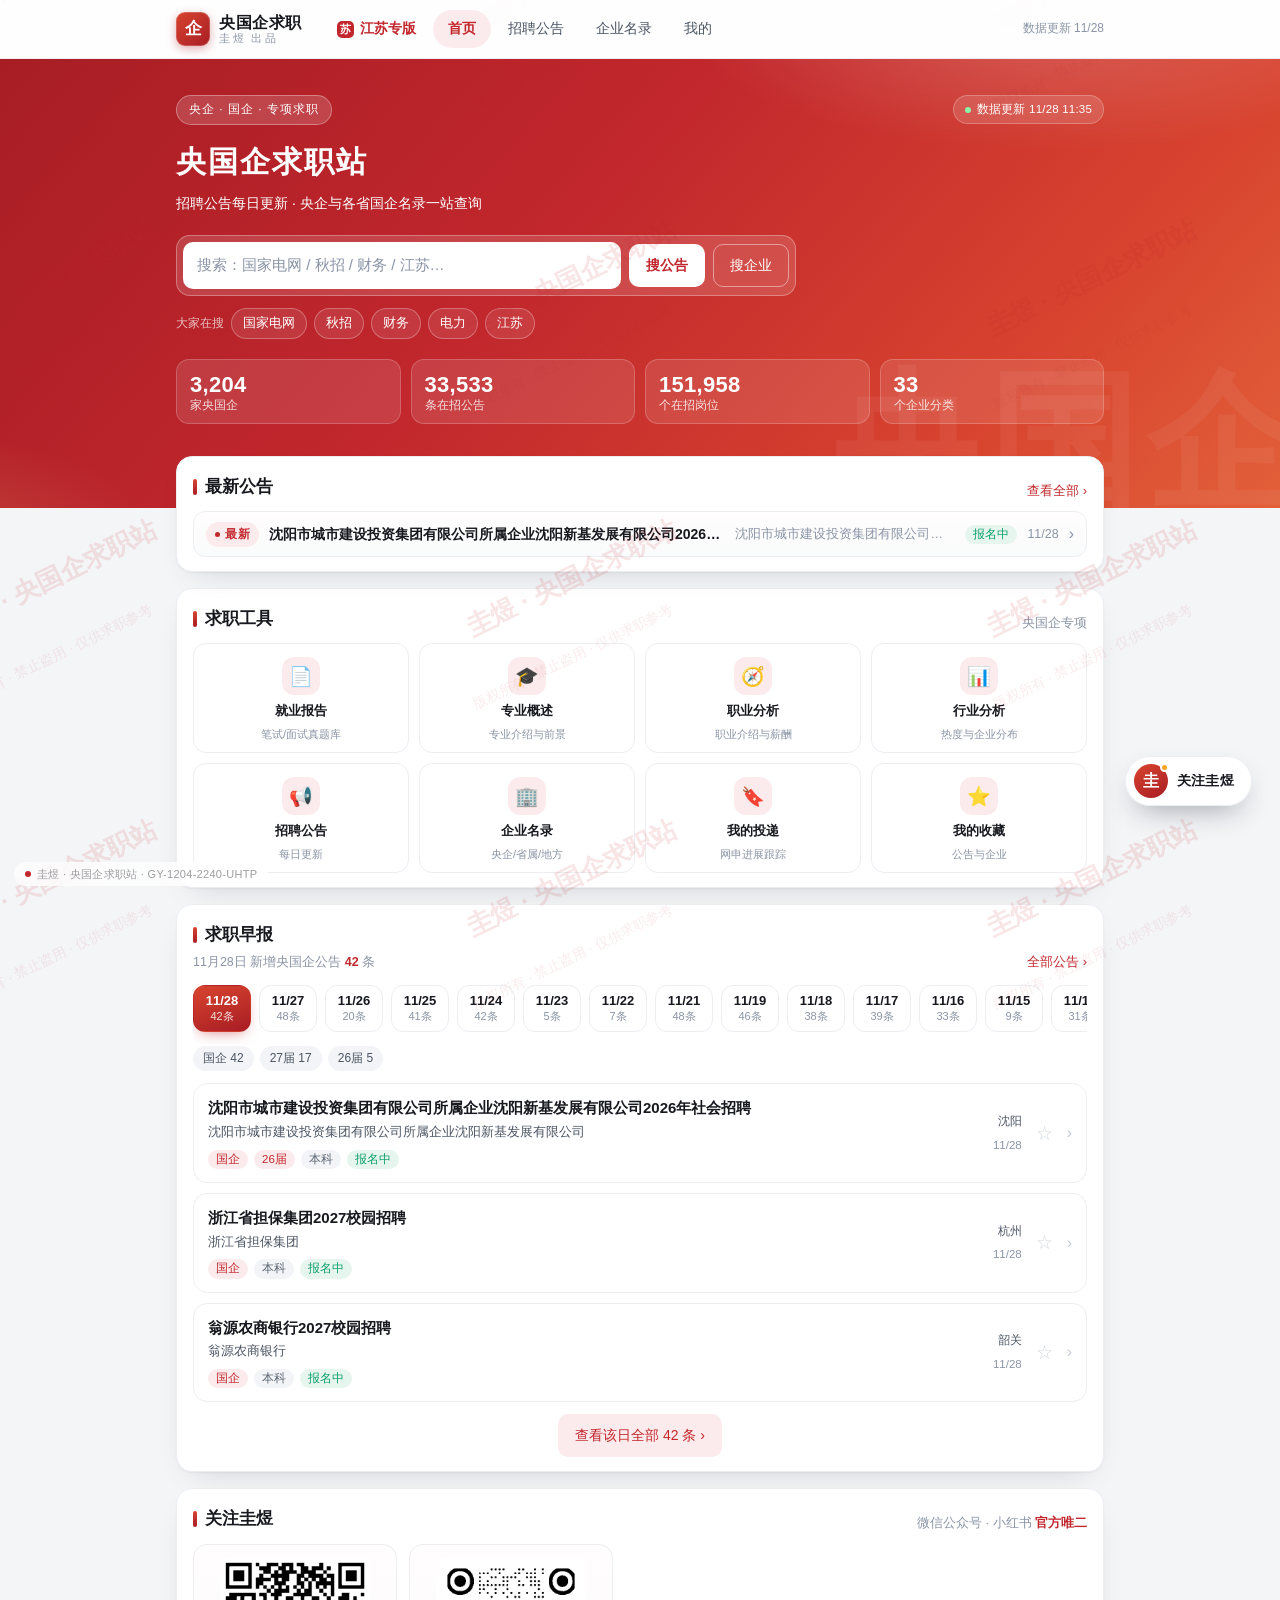
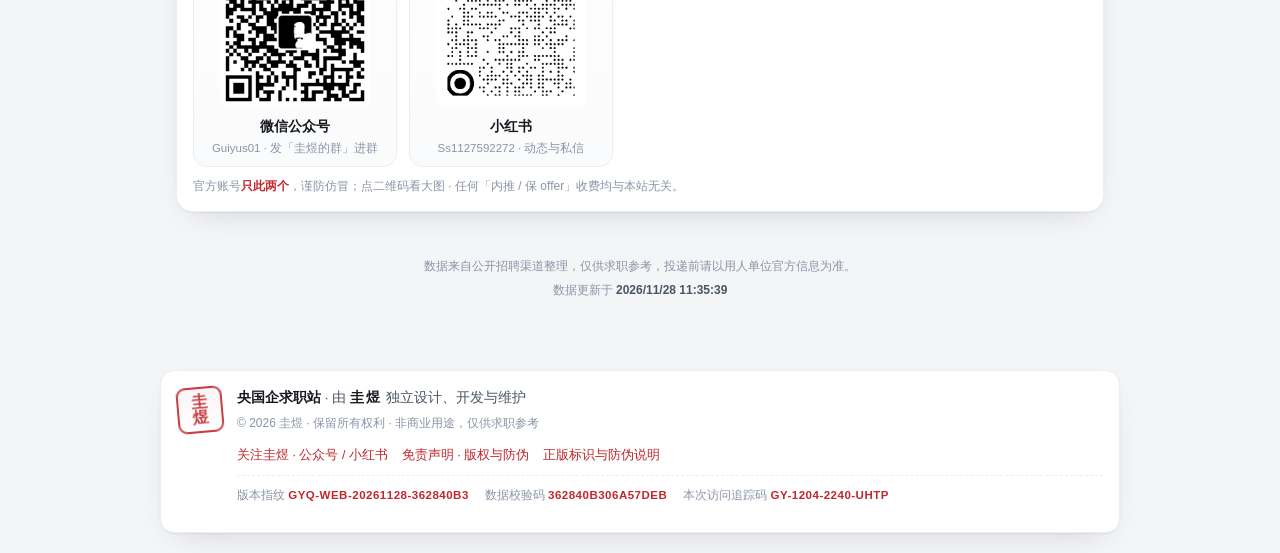
<file: index.html>
<!doctype html>
<html lang="zh-CN">
<head>
<meta charset="utf-8" />
<meta name="viewport" content="width=device-width, initial-scale=1, viewport-fit=cover" />
<title>央国企求职站（圭煜）· 央企/国企招聘公告与企业名录</title>
<meta name="description" content="央国企专项求职平台：央企、省属国企、市属国企招聘公告每日更新，央企与各省国企名录一站查询。" />
<meta name="author" content="圭煜" />
<meta name="copyright" content="© 2026 圭煜 · 保留所有权利 · 未经授权禁止转载 / 售卖 / 商用" />
<link rel="icon" href="data:image/svg+xml,%3Csvg xmlns='http://www.w3.org/2000/svg' viewBox='0 0 64 64'%3E%3Crect width='64' height='64' rx='14' fill='%23C1272D'/%3E%3Ctext x='32' y='43' font-size='32' text-anchor='middle' fill='white' font-family='sans-serif'%3E央%3C/text%3E%3C/svg%3E" />
<link rel="stylesheet" href="./style.css?v=20261128-1935" />
</head>
<body>
<div class="loadbar" id="loadbar" aria-hidden="true"><i></i></div>

<header class="topbar">
  <div class="topbar-inner">
    <a class="brand" href="#/home">
      <span class="brand-logo">企</span>
      <span class="brand-text"><b>央国企求职</b><small>圭煜 出品</small></span>
    </a>
    <nav class="topnav">
      <a class="nav-js" href="https://sgshome1.github.io/jiangsu-soe/" target="_blank" rel="noopener" title="江苏专版：江苏十三市央国企名录"><i>苏</i>江苏专版</a>
      <a href="#/home" data-nav="home">首页</a>
      <a href="#/notices" data-nav="notices">招聘公告</a>
      <a href="#/companies" data-nav="companies">企业名录</a>
      <a href="#/mine" data-nav="mine">我的</a>
    </nav>
    <div class="topbar-meta" id="topbarMeta"></div>
  </div>
</header>

<main id="view" class="view"></main>

<footer class="sitefoot">
  <div class="sf-inner">
    <div class="sf-seal" aria-hidden="true"><span>圭</span><span>煜</span></div>
    <div class="sf-main">
      <div class="sf-line"><b>央国企求职站</b> · 由 <b class="sf-author">圭煜</b> 独立设计、开发与维护</div>
      <div class="sf-sub">© <span id="sfYear">2026</span> 圭煜 · 保留所有权利 · 非商业用途，仅供求职参考</div>
      <div class="sf-links">
        <a href="#/follow">关注圭煜 · 公众号 / 小红书</a>
        <a href="#/legal">免责声明 · 版权与防伪</a>
        <a href="#/legal?sec=mark">正版标识与防伪说明</a>
      </div>
      <div class="sf-fpbox">
        <span>版本指纹 <b id="sfFp">—</b></span>
        <span>数据校验码 <b id="sfDh">—</b></span>
        <span>本次访问追踪码 <b id="sfTr">—</b></span>
      </div>
      <div class="sf-stats">
        <span id="busuanzi_container_site_pv" style="display:none">本站访问 <b id="busuanzi_value_site_pv"></b> 次</span>
        <span id="busuanzi_container_site_uv" style="display:none">访客 <b id="busuanzi_value_site_uv"></b> 人</span>
      </div>
    </div>
  </div>
</footer>

<div class="trace" id="trace" aria-hidden="true">圭煜 · 央国企求职站</div>

<nav class="tabbar">
  <a href="#/home" data-nav="home">
    <svg viewBox="0 0 24 24" fill="none" stroke="currentColor" stroke-width="1.8" stroke-linecap="round" stroke-linejoin="round"><path d="M3 10.8 12 3.4l9 7.4"/><path d="M5.6 9.6V20a1 1 0 0 0 1 1h10.8a1 1 0 0 0 1-1V9.6"/><path d="M9.8 21v-6h4.4v6"/></svg>
    <span>首页</span>
  </a>
  <a href="#/notices" data-nav="notices">
    <svg viewBox="0 0 24 24" fill="none" stroke="currentColor" stroke-width="1.8" stroke-linecap="round" stroke-linejoin="round"><rect x="4.5" y="3" width="15" height="18" rx="2.5"/><path d="M8.5 8h7M8.5 12h7M8.5 16h4.5"/></svg>
    <span>招聘公告</span>
  </a>
  <a href="#/companies" data-nav="companies">
    <svg viewBox="0 0 24 24" fill="none" stroke="currentColor" stroke-width="1.8" stroke-linecap="round" stroke-linejoin="round"><path d="M4 21V6.5L10.5 3v18"/><path d="M10.5 21H20V9.5h-9.5"/><path d="M6.8 9.5h1.2M6.8 13h1.2M6.8 16.5h1.2M13.8 13h1.4M13.8 16.5h1.4"/><path d="M2.5 21h19"/></svg>
    <span>企业名录</span>
  </a>
  <a href="#/mine" data-nav="mine">
    <svg viewBox="0 0 24 24" fill="none" stroke="currentColor" stroke-width="1.8" stroke-linecap="round" stroke-linejoin="round"><circle cx="12" cy="8.2" r="3.7"/><path d="M4.5 20.5c1.3-3.8 4.2-5.7 7.5-5.7s6.2 1.9 7.5 5.7"/></svg>
    <span>我的</span>
  </a>
  <a class="nav-js" href="https://sgshome1.github.io/jiangsu-soe/" target="_blank" rel="noopener" title="江苏专版：江苏十三市央国企名录">
    <svg viewBox="0 0 24 24" fill="none" stroke="currentColor" stroke-width="1.8" stroke-linecap="round" stroke-linejoin="round"><path d="M9.5 4.2 4.5 6v13.8l5-1.8 5 1.8 5-1.8V4.2l-5 1.8-5-1.8z"/><path d="M9.5 4.2v13.8M14.5 6v13.8"/></svg>
    <span>江苏专版</span>
  </a>
</nav>

<button class="totop" id="toTop" aria-label="回到顶部" title="回到顶部">↑</button>
<button class="follow-fab" data-act="openFollow" aria-label="关注圭煜" title="关注圭煜">
  <span class="ff-seal">圭<i></i></span>
  <span class="ff-txt">关注圭煜</span>
</button>

<div id="overlay" class="overlay" hidden><div class="sheet" id="sheet"></div></div>
<div id="toast" class="toast"></div>

<script src="./static-api.js?v=20261128-1935"></script>
<script src="./app.js?v=20261128-1935"></script>
<script>
/* 访问统计（不蒜子）：只在正式域名加载；本地预览 / 离线副本不统计 */
(function(){ if(/\.github\.io$/i.test(location.hostname)){ var s=document.createElement("script"); s.src="https://busuanzi.ibruce.info/busuanzi/2.3/busuanzi.pure.mini.js"; s.async=true; document.body.appendChild(s); } })();
</script>
</body>
</html>
</file>
<file: style.css>
/* 央国企求职站 · 样式 */
:root{
  --red:#C1272D; --red-d:#A31F24; --red-l:#FCEBEC; --red-l2:#F7D8DA;
  --gold:#B7791F; --gold-bg:#FDF3E2; --gold-line:#F3E2C2;
  --ink:#17191F; --ink-2:#4B5563; --ink-3:#8A94A6;
  --bg:#F4F5F7; --card:#FFFFFF; --line:#ECEEF2;
  --ok:#0E9F6E; --ok-bg:#E6F6EF; --warn:#D97706; --warn-bg:#FDF0DF; --gray-bg:#F2F4F7;
  --shadow:0 1px 2px rgba(16,24,40,.05), 0 12px 32px -18px rgba(16,24,40,.22);
  --r:16px;
  --font:-apple-system,BlinkMacSystemFont,"Segoe UI","PingFang SC","Hiragino Sans GB","Microsoft YaHei","Noto Sans CJK SC",sans-serif;
}
*{box-sizing:border-box}
html{scroll-behavior:smooth}
body{margin:0;font:15px/1.65 var(--font);color:var(--ink);background:var(--bg);-webkit-font-smoothing:antialiased}
/* 全站平铺水印：名字打头、极淡底纹并缓慢漂移（截图/转发后仍可识别来源，也更难被抹掉） */
body::before{content:"";position:fixed;inset:-16%;z-index:5;pointer-events:none;background-image:url("data:image/svg+xml,%3Csvg%20xmlns%3D'http%3A%2F%2Fwww.w3.org%2F2000%2Fsvg'%20width%3D'520'%20height%3D'300'%3E%3Cg%20font-family%3D'sans-serif'%20text-anchor%3D'middle'%3E%3Ctext%20x%3D'260'%20y%3D'130'%20font-size%3D'26'%20font-weight%3D'700'%20fill%3D'%23C1272D'%20fill-opacity%3D'0.15'%20transform%3D'rotate(-26%20260%20130)'%3E%E5%9C%AD%E7%85%9C%20%C2%B7%20%E5%A4%AE%E5%9B%BD%E4%BC%81%E6%B1%82%E8%81%8C%E7%AB%99%3C%2Ftext%3E%3Ctext%20x%3D'260'%20y%3D'205'%20font-size%3D'14'%20fill%3D'%23C1272D'%20fill-opacity%3D'0.11'%20transform%3D'rotate(-26%20260%20205)'%3E%E7%89%88%E6%9D%83%E6%89%80%E6%9C%89%20%C2%B7%20%E7%A6%81%E6%AD%A2%E7%9B%97%E7%94%A8%20%C2%B7%20%E4%BB%85%E4%BE%9B%E6%B1%82%E8%81%8C%E5%8F%82%E8%80%83%3C%2Ftext%3E%3C%2Fg%3E%3C%2Fsvg%3E");background-repeat:repeat;opacity:.8;will-change:transform;animation:wmDrift 96s linear infinite}
@keyframes wmDrift{from{transform:translate3d(0,0,0)}to{transform:translate3d(520px,300px,0)}}
@media(max-width:759px){body::before{opacity:.6;animation-duration:150s}}}

body.locked{overflow:hidden}
a{color:inherit;text-decoration:none}
button{font:inherit;color:inherit;background:none;border:0;padding:0;cursor:pointer}
input{font:inherit}
h1,h2,h3,p{margin:0}
.wrap{max-width:960px;margin:0 auto;padding:0 16px;width:100%}
.view{min-height:60vh}
.red{color:var(--red)}
.muted{color:var(--ink-3)}
@media(max-width:759px){ body{padding-bottom:72px} }

/* ---------- 顶栏 ---------- */
.topbar{position:sticky;top:0;z-index:60;background:rgba(255,255,255,.88);backdrop-filter:blur(14px);-webkit-backdrop-filter:blur(14px);border-bottom:1px solid var(--line)}
.topbar-inner{max-width:960px;margin:0 auto;padding:0 16px;height:58px;display:flex;align-items:center;gap:14px}
.brand{display:flex;align-items:center;gap:9px;flex:0 0 auto}
.brand-logo{width:34px;height:34px;border-radius:9px;background:linear-gradient(135deg,#D8442F,#A81D24);color:#fff;display:grid;place-items:center;font-weight:700;font-size:17px;box-shadow:0 3px 10px rgba(176,31,36,.35), inset 0 0 0 1px rgba(255,255,255,.2)}
.brand-text{display:flex;flex-direction:column;line-height:1.15}
.brand-text b{font-size:16px;letter-spacing:.5px}
.brand-text small{font-size:10.5px;color:var(--ink-3);letter-spacing:2.5px}
.topnav{display:none}
.topnav a{padding:7px 15px;border-radius:999px;font-size:14px;color:var(--ink-2);transition:.15s}
.topnav a:hover{color:var(--ink)}
.topnav a.on{background:var(--red-l);color:var(--red);font-weight:600}
.topnav a.nav-js{display:inline-flex;align-items:center;gap:6px;color:var(--red);font-weight:600}
.topnav a.nav-js:hover{color:var(--red);background:var(--red-l)}
.topnav a.nav-js i{font-style:normal;display:inline-flex;align-items:center;justify-content:center;width:17px;height:17px;border-radius:5px;background:var(--red);color:#fff;font-size:10.5px;font-weight:600;line-height:1;flex:none}
.topbar-meta{margin-left:auto;font-size:12px;color:var(--ink-3);display:none}
@media(min-width:760px){ .topnav{display:flex;gap:2px;margin-left:6px} }
@media(min-width:980px){ .topbar-meta{display:block} }

/* ---------- 底部标签栏（手机） ---------- */
.tabbar{position:fixed;left:0;right:0;bottom:0;z-index:70;display:flex;background:rgba(255,255,255,.95);backdrop-filter:blur(14px);-webkit-backdrop-filter:blur(14px);border-top:1px solid var(--line);padding:5px 8px calc(5px + env(safe-area-inset-bottom));transition:transform .25s ease}
.tabbar a{flex:1;display:flex;flex-direction:column;align-items:center;gap:1px;color:var(--ink-3);font-size:11px;padding:4px 0;border-radius:12px}
.tabbar a svg{width:22px;height:22px}
.tabbar a.on{color:var(--red)}
@media(min-width:760px){ .tabbar{display:none} }

/* ---------- 按钮/通用 ---------- */
.btn{display:inline-flex;align-items:center;justify-content:center;gap:6px;border-radius:10px;padding:9px 16px;font-size:14px;font-weight:500;border:1px solid transparent;transition:.15s;white-space:nowrap}
.btn.primary{background:var(--red);color:#fff}
.btn.primary:hover{background:var(--red-d)}
.btn.ghost{background:#fff;border-color:var(--line);color:var(--ink-2)}
.btn.ghost:hover{border-color:var(--red-l2);color:var(--red)}
.btn.warm{background:var(--red-l);color:var(--red)}
.btn.warm:hover{background:var(--red-l2)}
.btn.sm{padding:6px 12px;font-size:13px;border-radius:9px}
.grow{flex:1}
.link{color:var(--red);font-size:13px;font-weight:500}
.link:hover{text-decoration:underline}

/* ---------- 首页 Hero ---------- */
.hero{background:linear-gradient(132deg,#A81D24 0%,#C1272D 42%,#D8442F 78%,#E2603A 100%);color:#fff;padding:36px 0 84px;position:relative;overflow:hidden}
.hero::before{content:"";position:absolute;inset:0;background:radial-gradient(600px 220px at 82% -10%,rgba(255,255,255,.20),transparent 62%),radial-gradient(400px 200px at -6% 110%,rgba(255,214,150,.18),transparent 60%)}
.hero::after{content:"央国企";position:absolute;right:-24px;bottom:-58px;font-size:150px;font-weight:800;color:rgba(255,255,255,.055);letter-spacing:8px;pointer-events:none}
.hero .wrap{position:relative;z-index:1}
.hero-badge{display:inline-flex;align-items:center;gap:6px;font-size:12px;letter-spacing:1px;background:rgba(255,255,255,.16);border:1px solid rgba(255,255,255,.32);padding:4px 12px;border-radius:999px;margin-bottom:12px}
.hero h1{font-size:30px;font-weight:800;letter-spacing:2px;margin-bottom:6px}
.hero-sub{font-size:14px;opacity:.88;margin-bottom:20px}
.hero-top{display:flex;align-items:center;justify-content:space-between;gap:10px;flex-wrap:wrap;margin-bottom:12px}
.hero-top .hero-badge{margin-bottom:0}
.hero-live{display:inline-flex;align-items:center;gap:6px;font-size:11.5px;letter-spacing:.2px;background:rgba(255,255,255,.13);border:1px solid rgba(255,255,255,.24);padding:4px 11px;border-radius:999px;backdrop-filter:blur(6px);-webkit-backdrop-filter:blur(6px);font-variant-numeric:tabular-nums}
.hero-live i{width:6px;height:6px;border-radius:50%;background:#8CF0A6;box-shadow:0 0 0 0 rgba(140,240,166,.55);animation:liveDot 1.9s ease-out infinite}
@keyframes liveDot{0%{box-shadow:0 0 0 0 rgba(140,240,166,.5)}70%{box-shadow:0 0 0 7px rgba(140,240,166,0)}100%{box-shadow:0 0 0 0 rgba(140,240,166,0)}}
.hero-sheen{position:absolute;top:-10%;left:-45%;width:36%;height:120%;background:linear-gradient(100deg,transparent,rgba(255,255,255,.15),transparent);transform:skewX(-14deg);animation:heroSheen 8.5s ease-in-out infinite;pointer-events:none}
@keyframes heroSheen{0%{left:-45%}55%{left:115%}100%{left:115%}}
.hero-hot{display:flex;align-items:center;gap:7px;flex-wrap:wrap;margin-top:12px;font-size:12.5px}
.hero-hot .hl{opacity:.72;font-size:12px}
.hero-hot button{border:1px solid rgba(255,255,255,.28);background:rgba(255,255,255,.09);padding:4px 11px;border-radius:999px;color:inherit;transition:.16s}
.hero-hot button:hover{background:rgba(255,255,255,.2);border-color:rgba(255,255,255,.5);transform:translateY(-1px)}
.hero-search{display:flex;gap:8px;align-items:center;background:rgba(255,255,255,.14);border:1px solid rgba(255,255,255,.30);padding:6px;border-radius:14px;max-width:620px}
.hero-search input{flex:1;min-width:0;border:0;outline:0;background:#fff;border-radius:10px;padding:11px 14px;font-size:15px;color:var(--ink)}
.hero-search input::placeholder{color:var(--ink-3)}
.hero-search .btn.primary{background:#fff;color:var(--red);font-weight:600}
.hero-search .btn.primary:hover{background:#FFF3F3}
.hero-search .btn.ghost{background:transparent;border-color:rgba(255,255,255,.45);color:#fff}
.hero-search .btn.ghost:hover{background:rgba(255,255,255,.12)}
.hero-stats{display:grid;grid-template-columns:repeat(4,minmax(0,1fr));gap:10px;margin-top:20px}
.hero-stats > div{position:relative;display:flex;flex-direction:column;line-height:1.25;background:rgba(255,255,255,.11);border:1px solid rgba(255,255,255,.2);border-radius:13px;padding:11px 13px 10px;backdrop-filter:blur(8px);-webkit-backdrop-filter:blur(8px);transition:.2s}
.hero-stats > div:hover{background:rgba(255,255,255,.17);transform:translateY(-2px)}
.hero-stats b{font-size:22px;font-weight:700;font-variant-numeric:tabular-nums;letter-spacing:.3px}
.hero-stats span{font-size:12px;opacity:.84}
.hero-stats em{position:absolute;right:10px;top:10px;font-size:10.5px;font-style:normal;background:rgba(255,255,255,.92);color:var(--red);border-radius:999px;padding:1px 7px;font-weight:700;font-variant-numeric:tabular-nums}
@media(max-width:560px){
  .hero{padding:28px 0 76px}
  .hero h1{font-size:25px}
  .hero-search{flex-wrap:wrap;background:transparent;border:0;padding:0}
  .hero-search input{flex:1 0 100%;padding:12px 14px}
  .hero-search .btn{flex:1}
  .hero-top{margin-bottom:10px}
  .hero-stats{grid-template-columns:repeat(2,minmax(0,1fr));gap:8px;margin-top:16px}
  .hero-stats > div{padding:10px 11px 9px}
  .hero-stats b{font-size:19px}
  .hero-stats em{right:8px;top:8px;font-size:10px;padding:0 6px}
  .hero-hot{margin-top:10px}
}

/* ---------- 卡片/区块 ---------- */
.card{background:var(--card);border:1px solid var(--line);border-radius:var(--r);padding:16px 16px 14px;box-shadow:var(--shadow)}
.home .wrap > section{margin-bottom:16px}
.home .wrap > section:first-child{margin-top:-52px;position:relative;z-index:2}
.home .wrap > section{animation:cardIn .5s cubic-bezier(.2,.8,.25,1) both}
.home .wrap > section:nth-child(1){animation-delay:.04s}
.home .wrap > section:nth-child(2){animation-delay:.11s}
.home .wrap > section:nth-child(3){animation-delay:.18s}
.home .wrap > section:nth-child(4){animation-delay:.25s}
@keyframes cardIn{from{opacity:0;transform:translateY(14px)}to{opacity:1;transform:none}}
.section-head{display:flex;align-items:flex-end;justify-content:space-between;gap:12px;margin-bottom:10px}
.section-head h2{font-size:17px;font-weight:700;display:flex;align-items:center;gap:8px}
.section-head h2::before{content:"";width:4px;height:16px;border-radius:2px;background:linear-gradient(180deg,#D8442F,#A81D24)}
.section-head .sub{font-size:12.5px;color:var(--ink-3);margin-top:3px}
.section-head .sub b{color:var(--red);font-variant-numeric:tabular-nums}
.section-head .sub.on-date{color:var(--ink-2)}
.brief-tags{display:flex;flex-wrap:wrap;gap:6px;margin:2px 0 12px}
.mini-chip{font-size:12px;color:var(--ink-2);background:var(--gray-bg);border-radius:999px;padding:3px 10px;font-variant-numeric:tabular-nums}
.brief-foot{display:flex;justify-content:center;gap:10px;flex-wrap:wrap;padding-top:12px}

/* ---------- 最新公告：单行滚动播报 ---------- */
.ticker{display:flex;align-items:center;gap:10px;height:46px;padding:0 12px;border:1px solid var(--line);border-radius:12px;background:linear-gradient(180deg,#FFFDFD,#FAFBFC);overflow:hidden;transition:.16s}
.ticker:hover{border-color:var(--red-l2);box-shadow:0 6px 18px -14px rgba(16,24,40,.5)}
.tk-flag{flex:0 0 auto;display:inline-flex;align-items:center;gap:5px;font-size:11.5px;font-weight:700;color:var(--red);background:var(--red-l);border-radius:999px;padding:3px 9px;letter-spacing:.5px}
.tk-flag i{width:5px;height:5px;border-radius:50%;background:var(--red);animation:tkPulse 1.7s ease-out infinite}
@keyframes tkPulse{0%{box-shadow:0 0 0 0 rgba(193,39,45,.45)}70%{box-shadow:0 0 0 6px rgba(193,39,45,0)}100%{box-shadow:0 0 0 0 rgba(193,39,45,0)}}
.tk-body{flex:1;min-width:0;transition:opacity .26s ease,transform .26s ease}
.tk-body.out{opacity:0;transform:translateY(-12px)}
.tk-body.in{animation:tkIn .44s cubic-bezier(.2,.8,.25,1)}
@keyframes tkIn{from{opacity:0;transform:translateY(12px)}to{opacity:1;transform:none}}
.tk-row{display:flex;align-items:center;gap:10px;font-size:14px}
.tk-row:hover .tk-title{color:var(--red)}
.tk-title{flex:1;min-width:0;font-weight:600;white-space:nowrap;overflow:hidden;text-overflow:ellipsis;transition:.15s}
.tk-company{flex:0 1 auto;max-width:220px;font-size:12.5px;color:var(--ink-3);white-space:nowrap;overflow:hidden;text-overflow:ellipsis}
.tk-date{flex:0 0 auto;font-size:12.5px;color:var(--ink-3);font-variant-numeric:tabular-nums}
.tk-row .chip{flex:0 0 auto}
.tk-row .ni-arrow{flex:0 0 auto;color:var(--ink-3)}
@media(max-width:560px){.ticker{height:44px;padding:0 10px;gap:8px}.tk-row{gap:8px;font-size:13.5px}.tk-company{display:none}}
.loading{color:var(--ink-3);font-size:13px;padding:18px 0;text-align:center}
@supports ((-webkit-background-clip:text) or (background-clip:text)){
.loading{background:linear-gradient(90deg,rgba(138,148,166,.5) 22%,rgba(199,206,217,1) 48%,rgba(138,148,166,.5) 74%);background-size:220% 100%;-webkit-background-clip:text;background-clip:text;color:transparent;animation:shineText 1.5s linear infinite}
}
@keyframes shineText{from{background-position:120% 0}to{background-position:-120% 0}}

/* ---------- 日期横条 ---------- */
.date-strip{display:flex;gap:8px;overflow-x:auto;padding:2px 0 12px;scrollbar-width:none}
.date-strip::-webkit-scrollbar{display:none}
.date-chip{flex:0 0 auto;display:flex;flex-direction:column;align-items:center;min-width:58px;padding:7px 10px;border-radius:12px;border:1px solid var(--line);background:#fff;line-height:1.3;transition:.15s}
.date-chip b{font-size:13px;font-variant-numeric:tabular-nums}
.date-chip span{font-size:11px;color:var(--ink-3);font-variant-numeric:tabular-nums}
.date-chip:hover{border-color:var(--red-l2)}
.date-chip.on{background:linear-gradient(160deg,#D8442F,#A81D24);border-color:transparent;color:#fff;box-shadow:0 6px 14px -6px rgba(193,39,45,.55)}
.date-chip.on span{color:rgba(255,255,255,.85)}

/* ---------- 公告条目 ---------- */
.notice-list{display:flex;flex-direction:column;gap:10px}
.notice-item{display:flex;align-items:center;gap:12px;padding:13px 14px;background:#fff;border:1px solid var(--line);border-radius:14px;cursor:pointer;transition:.15s;position:relative}
.notice-item:hover{border-color:var(--red-l2);box-shadow:var(--shadow);transform:translateY(-1px)}
.ni-body{flex:1;min-width:0}
.ni-title{font-size:15px;font-weight:600;line-height:1.45;display:-webkit-box;-webkit-line-clamp:2;-webkit-box-orient:vertical;overflow:hidden}
.ni-company{font-size:12.5px;color:var(--ink-2);margin-top:3px;white-space:nowrap;overflow:hidden;text-overflow:ellipsis}
.ni-chips{display:flex;flex-wrap:wrap;gap:6px;margin-top:7px}
.chip{font-size:11.5px;line-height:1.5;padding:1px 8px;border-radius:999px;background:var(--gray-bg);color:#5B6472;white-space:nowrap}
.chip-tag{background:var(--red-l);color:var(--red)}
.chip-st.open{background:var(--ok-bg);color:var(--ok)}
.chip-st.soon{background:var(--warn-bg);color:var(--warn)}
.chip-st.closed{background:var(--gray-bg);color:var(--ink-3)}
.ni-side{flex:0 0 auto;display:flex;flex-direction:column;align-items:flex-end;gap:4px;min-width:62px}
.ni-area{font-size:12px;color:var(--ink-2);max-width:110px;white-space:nowrap;overflow:hidden;text-overflow:ellipsis}
.ni-date{font-size:11.5px;color:var(--ink-3);font-variant-numeric:tabular-nums}
.ni-star{font-size:17px;line-height:1;color:#D8DCE3;padding:2px;transition:.15s}
.ni-star:hover{transform:scale(1.15)}
.ni-star.on{color:#F5A524}
.ni-arrow{color:#C6CCD6;font-size:16px;flex:0 0 auto}
@media(max-width:560px){
  .ni-arrow{display:none}
  .ni-chips .chip:nth-child(n+4){display:none}
}

/* ---------- 分类速览 ---------- */
.cat-grid{display:flex;flex-wrap:wrap;gap:8px}
.cat-pill{font-size:13px;padding:7px 13px;border-radius:10px;background:var(--gray-bg);color:var(--ink-2);transition:.15s;font-variant-numeric:tabular-nums}
.cat-pill:hover{background:var(--red-l);color:var(--red)}
.cat-pill b{font-weight:600}
.cat-pill small{color:var(--ink-3);margin-left:4px;font-size:11.5px}
.cat-pill:hover small{color:var(--red)}

/* ---------- 页面通用（公告/企业/我的） ---------- */
.page{padding-top:18px;padding-bottom:28px}
.page-head{display:flex;align-items:baseline;justify-content:space-between;margin-bottom:12px}
.page-head h2{font-size:20px;font-weight:800;letter-spacing:.5px}
.page-count{font-size:12.5px;color:var(--ink-3);font-variant-numeric:tabular-nums}
.searchbox{display:flex;align-items:center;gap:8px;background:#fff;border:1px solid var(--line);border-radius:12px;padding:10px 13px;margin-bottom:10px;transition:.15s}
.searchbox:focus-within{border-color:var(--red-l2);box-shadow:0 0 0 3px rgba(193,39,45,.07)}
.searchbox svg{width:17px;height:17px;color:var(--ink-3);flex:0 0 auto}
.searchbox input{flex:1;border:0;outline:0;background:none;font-size:15px;color:var(--ink)}
.searchbox input::placeholder{color:var(--ink-3)}
.searchbox .clear{color:var(--ink-3);font-size:16px;padding:0 2px}

/* 筛选栏 */
.filterbar{display:flex;gap:8px;overflow-x:auto;padding:2px 0 10px;scrollbar-width:none}
.filterbar::-webkit-scrollbar{display:none}
.fbtn{flex:0 0 auto;display:inline-flex;align-items:center;gap:5px;font-size:13px;padding:7px 13px;border-radius:999px;border:1px solid var(--line);background:#fff;color:var(--ink-2);transition:.15s}
.fbtn:hover{border-color:var(--red-l2)}
.fbtn.on{border-color:var(--red);color:var(--red);background:var(--red-l);font-weight:600}
.fbtn .caret{font-size:10px;opacity:.6}
.fpanel{margin:0 0 12px;padding:13px 14px;border:1px solid var(--line);border-radius:13px;background:#fff;box-shadow:var(--shadow)}
.fpanel .picks{display:flex;flex-wrap:wrap;gap:8px;max-height:270px;overflow:auto}
.pick{font-size:13px;padding:6px 13px;border-radius:999px;background:var(--gray-bg);color:#4B5563;transition:.12s}
.pick:hover{background:#E8EBF0}
.pick.on{background:var(--red);color:#fff;font-weight:600}

/* 企业条目 */
.company-list{display:flex;flex-direction:column;gap:10px}
.company-item{display:flex;align-items:center;gap:12px;padding:13px 14px;background:#fff;border:1px solid var(--line);border-radius:14px;cursor:pointer;transition:.15s}
.company-item:hover{border-color:var(--red-l2);box-shadow:var(--shadow);transform:translateY(-1px)}
.ci-logo{width:42px;height:42px;border-radius:11px;background:linear-gradient(135deg,#FBE9E9,#F4D6D7);color:var(--red);display:grid;place-items:center;font-weight:700;font-size:17px;flex:0 0 auto}
.ci-main{flex:1;min-width:0}
.ci-title{display:flex;align-items:center;gap:7px;min-width:0}
.ci-name{font-size:14.5px;font-weight:600;white-space:nowrap;overflow:hidden;text-overflow:ellipsis}
.badge{flex:0 0 auto;font-size:11px;padding:1px 7px;border-radius:6px;background:var(--gold-bg);color:var(--gold);border:1px solid var(--gold-line);font-weight:500}
.badge.gray{background:var(--gray-bg);color:var(--ink-2);border-color:var(--line)}
.ci-meta{font-size:12.5px;color:var(--ink-2);margin-top:3px;white-space:nowrap;overflow:hidden;text-overflow:ellipsis}
.ci-sub{font-size:12px;color:var(--ink-3);margin-top:2px;white-space:nowrap;overflow:hidden;text-overflow:ellipsis}
.cat-strip{display:flex;gap:8px;overflow-x:auto;padding:2px 0 10px;scrollbar-width:none}
.cat-strip::-webkit-scrollbar{display:none}
.cat-chip{flex:0 0 auto;font-size:13px;padding:7px 13px;border-radius:999px;background:#fff;border:1px solid var(--line);color:var(--ink-2);white-space:nowrap;transition:.15s;font-variant-numeric:tabular-nums}
.cat-chip:hover{border-color:var(--red-l2)}
.cat-chip.on{background:linear-gradient(160deg,#D8442F,#A81D24);border-color:transparent;color:#fff;font-weight:600}
.cat-chip small{opacity:.65;margin-left:4px;font-size:11.5px}

/* 加载更多/空状态 */
.loadmore{padding:16px 0 26px;text-align:center}
.loadmore .btn{min-width:160px}
.empty{padding:64px 20px;text-align:center;color:var(--ink-3)}
.empty .ico{font-size:38px;margin-bottom:10px;filter:grayscale(.2);opacity:.8}
.empty p{font-size:14px;margin-bottom:14px}

/* 我的 */
.seg{display:flex;gap:4px;background:#fff;border:1px solid var(--line);border-radius:13px;padding:4px;margin-bottom:14px;overflow-x:auto;scrollbar-width:none}
.seg::-webkit-scrollbar{display:none}
.seg button{flex:1 0 auto;padding:8px 12px;border-radius:9px;font-size:13.5px;color:var(--ink-2);white-space:nowrap;transition:.15s}
.seg button.on{background:var(--red-l);color:var(--red);font-weight:700}
.seg button small{opacity:.7;font-variant-numeric:tabular-nums;margin-left:3px}

/* 页脚 */
.foot{padding:26px 16px 40px;text-align:center;color:var(--ink-3);font-size:12px;line-height:2}
.foot b{color:var(--ink-2)}

/* ---------- 详情弹层 ---------- */
.overlay{position:fixed;inset:0;z-index:100;background:rgba(17,19,24,.46);display:flex;justify-content:center;align-items:flex-end;animation:fadeIn .18s ease}
.overlay[hidden]{display:none}
@keyframes fadeIn{from{opacity:0}to{opacity:1}}
@keyframes slideUp{from{transform:translateY(26px);opacity:.4}to{transform:translateY(0);opacity:1}}
.sheet{background:#fff;width:100%;max-width:840px;height:100%;display:flex;flex-direction:column;animation:slideUp .22s ease}
@media(min-width:760px){ .overlay{align-items:center;padding:3vh 16px} .sheet{height:94vh;max-height:94vh;border-radius:20px;box-shadow:0 30px 80px -20px rgba(0,0,0,.4)} }
.sheet-head{display:flex;align-items:center;gap:6px;padding:10px 12px;border-bottom:1px solid var(--line);flex:0 0 auto;background:#fff}
.sheet-head-title{flex:1;text-align:center;font-size:15px;font-weight:600;color:var(--ink-2)}
.icon-btn{width:36px;height:36px;border-radius:10px;display:grid;place-items:center;color:var(--ink-2);transition:.15s;font-size:19px}
.icon-btn:hover{background:var(--gray-bg)}
.icon-btn.star{color:#D8DCE3;font-size:20px}
.icon-btn.star.on{color:#F5A524}
.sheet-body{flex:1;overflow-y:auto;padding:18px 20px calc(20px + env(safe-area-inset-bottom));-webkit-overflow-scrolling:touch}
.sheet-foot{flex:0 0 auto;display:flex;gap:10px;padding:11px 16px calc(11px + env(safe-area-inset-bottom));border-top:1px solid var(--line);background:#fff;flex-wrap:wrap}
.d-title{font-size:20px;font-weight:800;line-height:1.45;letter-spacing:.3px}
.d-company{font-size:13.5px;color:var(--ink-2);margin-top:8px;display:flex;align-items:center;gap:8px;flex-wrap:wrap}
.d-chips{display:flex;flex-wrap:wrap;gap:6px;margin:12px 0 4px}
.kv-box{border:1px solid var(--line);border-radius:13px;padding:4px 14px;margin:12px 0;background:#FCFCFD}
.kv{display:flex;gap:12px;padding:9px 0;border-bottom:1px dashed var(--line);font-size:13.5px}
.kv:last-child{border-bottom:0}
.kv .k{flex:0 0 76px;color:var(--ink-3)}
.kv .v{flex:1;color:var(--ink);word-break:break-all}
.kv .v a{color:var(--red)}
.d-section{margin-top:18px}
.d-section h3{font-size:15px;font-weight:700;display:flex;align-items:center;gap:8px;margin-bottom:10px}
.d-section h3::before{content:"";width:4px;height:15px;border-radius:2px;background:linear-gradient(180deg,#D8442F,#A81D24)}
.d-body{white-space:pre-wrap;word-break:break-word;font-size:14px;color:#374151;line-height:1.9;background:#FAFBFC;border:1px solid var(--line);border-radius:13px;padding:14px 16px}
.d-note{font-size:12px;color:var(--ink-3);margin-top:14px;line-height:1.7}
.d-profile{font-size:13.5px;color:#374151;line-height:1.9;white-space:pre-wrap}
.d-profile.clamp{display:-webkit-box;-webkit-line-clamp:5;-webkit-box-orient:vertical;overflow:hidden}
.d-more{color:var(--red);font-size:13px;margin-top:6px;display:inline-block}

/* Toast */
.toast{position:fixed;left:50%;bottom:88px;transform:translate(-50%,12px);background:rgba(23,25,31,.92);color:#fff;font-size:13px;padding:9px 18px;border-radius:11px;opacity:0;pointer-events:none;transition:.25s;z-index:300;max-width:80vw;text-align:center}
.toast.show{opacity:1;transform:translate(-50%,0)}
@media(min-width:760px){ .toast{bottom:36px} }

/* 离线提示 */
.offline{max-width:520px;margin:80px auto;text-align:center;padding:0 24px}
.offline h2{font-size:19px;margin-bottom:10px}
.offline p{color:var(--ink-2);font-size:14px;margin-bottom:8px}
.offline .tip{font-size:13px;color:var(--ink-3)}
.off-btns{display:flex;gap:10px;justify-content:center;margin-top:14px;flex-wrap:wrap}
/* 我的页：关注圭煜入口行 */
.mine-follow{display:flex;align-items:center;gap:11px;width:100%;text-align:left;background:linear-gradient(135deg,#FFFDFD,#FDF1F2);border:1px solid var(--red-l2);border-radius:14px;padding:11px 13px;margin-bottom:12px;transition:.16s}
.mine-follow:hover{box-shadow:0 10px 24px -16px rgba(193,39,45,.5)}
.mine-follow:active{transform:scale(.99)}
.mf-badge{flex:0 0 auto;width:34px;height:34px;border-radius:10px;background:linear-gradient(160deg,#D8442F,#A81D24);color:#fff;display:grid;place-items:center;font-weight:700;font-size:15px}
.mf-txt{flex:1;min-width:0;display:flex;flex-direction:column;gap:1px}
.mf-txt b{font-size:14px}
.mf-txt small{font-size:12px;color:var(--ink-3);white-space:nowrap;overflow:hidden;text-overflow:ellipsis}
.mf-go{flex:0 0 auto;font-size:12.5px;color:var(--red);font-weight:600}
/* 右下角悬浮入口（客服样式）：全站常驻，点开二维码弹层 */
.follow-fab{position:fixed;right:14px;bottom:calc(138px + env(safe-area-inset-bottom));z-index:80;display:flex;align-items:center;gap:9px;padding:7px 14px 7px 8px;background:rgba(255,255,255,.96);border:1px solid var(--line);border-radius:999px;box-shadow:0 12px 30px -12px rgba(16,24,40,.45);backdrop-filter:blur(8px);-webkit-backdrop-filter:blur(8px);transition:.2s cubic-bezier(.2,.8,.3,1);animation:ffIn .5s .9s cubic-bezier(.2,.8,.25,1) backwards}
.follow-fab:hover{border-color:var(--red-l2);box-shadow:0 16px 34px -12px rgba(176,31,36,.5)}
.follow-fab:active{transform:scale(.97)}
@keyframes ffIn{from{opacity:0;transform:translateY(12px)}}
.ff-seal{position:relative;flex:0 0 auto;width:34px;height:34px;border-radius:50%;background:linear-gradient(150deg,#D8442F,#A81D24);color:#fff;display:grid;place-items:center;font-size:16px;font-weight:700;font-family:Georgia,"STSong","SimSun",serif}
.ff-seal i{position:absolute;top:-1px;right:-1px;width:9px;height:9px;border-radius:50%;background:#F5A524;border:2px solid #fff;animation:ffDot 2.4s ease-out infinite}
@keyframes ffDot{0%{box-shadow:0 0 0 0 rgba(245,165,36,.55)}70%{box-shadow:0 0 0 7px rgba(245,165,36,0)}100%{box-shadow:0 0 0 0 rgba(245,165,36,0)}}
.ff-txt{font-size:13.5px;font-weight:700;color:var(--ink);line-height:1;letter-spacing:.3px;padding-right:3px;white-space:nowrap;max-width:7em;overflow:hidden;transition:max-width .32s cubic-bezier(.2,.8,.3,1),opacity .22s,transform .32s}
.follow-fab.mini{gap:0;padding:5px}
.follow-fab.mini .ff-txt{max-width:0;opacity:0;padding-right:0;transform:translateX(6px)}
body.locked .follow-fab{opacity:0;visibility:hidden;pointer-events:none}
@media(min-width:760px){.follow-fab{right:28px;bottom:94px}}
@media(max-width:759px){.follow-fab{animation:ffIn .5s 1.1s cubic-bezier(.2,.8,.25,1) backwards;padding:6px 12px 6px 6px}.ff-seal{width:32px;height:32px}}

/* ---------- 企业名录筛选（对齐旧站做法） ---------- */
.searchrow2{display:flex;gap:10px;align-items:stretch;flex-wrap:wrap;margin-bottom:10px}
.searchrow2 .searchbox{flex:1 1 240px;margin-bottom:0}
.act-filter{flex:0 0 auto;align-items:center}
.fbadge{background:var(--red);color:#fff;font-size:11px;line-height:16px;min-width:16px;text-align:center;border-radius:999px;padding:0 5px;margin-left:6px;font-variant-numeric:tabular-nums}
.toolbar2{display:flex;align-items:center;gap:10px;flex-wrap:wrap;margin-bottom:12px}
.toolbar2 .hint{color:var(--ink-3);font-size:13px;margin-right:auto;font-variant-numeric:tabular-nums}
.favbtn{display:inline-flex;align-items:center;gap:5px;font-size:13px;padding:7px 12px;border-radius:999px;border:1px solid var(--line);background:#fff;color:var(--ink-2);transition:.15s}
.favbtn:hover{border-color:var(--red-l2)}
.favbtn b{color:var(--red);font-variant-numeric:tabular-nums}
.favbtn.on{background:var(--red-l);border-color:var(--red);color:var(--red);font-weight:600}
.sortlab{display:inline-flex;align-items:center;gap:6px;font-size:13px;color:var(--ink-3)}
.sortlab select{border:1px solid var(--line);background:#fff;border-radius:10px;padding:7px 10px;font-size:13px;color:var(--ink-2);outline:0}
.sortlab select:focus{border-color:var(--red-l2)}
.coblock{background:#fff;border:1px solid var(--line);border-radius:14px;padding:14px;margin-bottom:14px;box-shadow:var(--shadow)}
/* ---------- 回到顶部 ---------- */
.totop{position:fixed;right:14px;bottom:calc(82px + env(safe-area-inset-bottom));z-index:70;width:42px;height:42px;border-radius:50%;background:rgba(255,255,255,.95);border:1px solid var(--line);box-shadow:0 10px 26px -12px rgba(16,24,40,.5);color:var(--red);font-size:17px;font-weight:700;display:grid;place-items:center;opacity:0;visibility:hidden;transform:translateY(10px) scale(.94);transition:.22s cubic-bezier(.2,.8,.3,1);backdrop-filter:blur(8px);-webkit-backdrop-filter:blur(8px)}
.totop.show{opacity:1;visibility:visible;transform:none}
.totop:hover{border-color:var(--red-l2);color:#fff;background:linear-gradient(135deg,#D8442F,#A81D24);box-shadow:0 14px 30px -12px rgba(176,31,36,.6)}
@media(min-width:760px){.totop{right:28px;bottom:32px;width:46px;height:46px;font-size:18px}}

/* ---------- 分段控件（全部/校招/社招…）：常驻按钮感，选中有明确底 ---------- */
.segmented{display:grid;grid-auto-flow:column;grid-auto-columns:minmax(0,1fr);gap:6px;background:var(--gray-bg);border-radius:13px;padding:5px;margin-bottom:12px}
.segmented button{display:flex;flex-direction:column;align-items:center;justify-content:center;gap:1px;padding:6px 4px;border-radius:9px;font-size:12.5px;font-weight:600;line-height:1.28;color:#4B5563;background:#fff;border:1px solid #E4E7EE;white-space:nowrap;transition:.16s;box-shadow:0 1px 2px rgba(16,24,40,.04)}
.segmented button .sn{font-size:10.5px;font-weight:600;color:var(--ink-3);font-variant-numeric:tabular-nums;transition:.16s}
.segmented button:hover{border-color:var(--red-l2);color:var(--red)}
.segmented button:hover .sn{color:var(--red)}
.segmented button.on{background:linear-gradient(135deg,#D8442F,#A81D24);border-color:#9E1B21;color:#fff;font-weight:700;box-shadow:0 4px 12px -3px rgba(176,31,36,.55);animation:segPop .3s cubic-bezier(.34,1.4,.5,1)}
.segmented button.on .sn{color:rgba(255,255,255,.85)}
@keyframes segPop{from{transform:scale(.93)}to{transform:scale(1)}}
.frow{display:flex;gap:8px;flex-wrap:wrap}
.frow select{flex:1 1 30%;min-width:0;max-width:100%;border:1px solid var(--line);background:#fff;border-radius:10px;padding:10px 12px;font-size:13.5px;color:var(--ink-2);outline:0}
.frow select:focus{border-color:var(--red-l2)}
.stats2{display:flex;align-items:baseline;gap:10px;flex-wrap:wrap;margin:12px 0 2px;padding-top:12px;border-top:1px solid var(--line);font-size:13px;color:var(--ink-2)}
.stats2 b{font-size:19px;color:var(--red);font-variant-numeric:tabular-nums}
.stats2 .mix{color:var(--ink-3);font-size:12px}
.in-sheet{display:none;margin-top:12px}
.cscrim{position:fixed;inset:0;z-index:84;background:rgba(17,19,24,.42);opacity:0;pointer-events:none;transition:.2s}
.cscrim.show{opacity:1;pointer-events:auto}
.only-mobile{display:none}
@media(min-width:760px){
  .act-filter{display:none}
  .in-sheet{display:flex}
  .cscrim{display:none}
}
@media(max-width:759px){
  .coblock{position:fixed;left:0;right:0;bottom:0;z-index:85;border:0;border-radius:18px 18px 0 0;margin:0;padding:16px 16px calc(14px + env(safe-area-inset-bottom));transform:translateY(112%);transition:transform .26s cubic-bezier(.22,.9,.3,1),visibility .26s;box-shadow:0 -14px 44px rgba(16,24,40,.22);max-height:84vh;overflow-y:auto;visibility:hidden}
  .coblock.open{transform:translateY(0);visibility:visible}
  .in-sheet{display:flex}
  .in-sheet button{flex:1}
  .only-mobile{display:inline-flex}
  body.sheet-open .tabbar{transform:translateY(120%)}
}

/* ---------- 作者署名 / 防伪 / 页脚 ---------- */
.sitefoot{margin:28px 0 20px;padding:0 16px}
.sf-inner{max-width:960px;margin:0 auto;background:#fff;border:1px solid var(--line);border-radius:14px;padding:16px;display:flex;gap:14px;align-items:flex-start;box-shadow:var(--shadow)}
.sf-main{min-width:0;flex:1}
.sf-line{font-size:13.5px;color:var(--ink-2)}
.sf-line b{color:var(--ink)}
.sf-author{color:var(--red);letter-spacing:2px}
.sf-sub{font-size:12px;color:var(--ink-3);margin-top:5px}
.sf-links{display:flex;flex-wrap:wrap;align-items:center;gap:6px 14px;margin-top:11px;font-size:12.5px}
.sf-links a{color:var(--red)}
.sf-links a:hover{text-decoration:underline}
.sf-fpbox{margin-top:10px;padding-top:9px;border-top:1px dashed var(--line);font-size:11.5px;color:var(--ink-3);font-variant-numeric:tabular-nums;display:flex;flex-wrap:wrap;gap:2px 16px;line-height:1.9}
.sf-fpbox b{color:var(--red);letter-spacing:.5px;font-weight:600}
.sf-stats{margin-top:9px;font-size:11.5px;color:var(--ink-3);display:flex;flex-wrap:wrap;gap:2px 16px;font-variant-numeric:tabular-nums;line-height:1.9}
.sf-stats b{color:var(--red);font-weight:600}
.sf-seal{flex:0 0 auto;width:46px;height:46px;border:2px solid var(--red);border-radius:9px;color:var(--red);display:flex;flex-direction:column;align-items:center;justify-content:center;gap:0;font-size:16px;font-weight:700;line-height:1.02;letter-spacing:0;transform:rotate(-5deg);opacity:.9;font-family:"Songti SC","SimSun",serif;background:linear-gradient(180deg,rgba(193,39,45,.05),rgba(193,39,45,0))}
.sf-seal.big{width:56px;height:56px;font-size:19px}
.trace{position:fixed;left:14px;bottom:14px;z-index:56;pointer-events:none;display:flex;align-items:center;gap:6px;user-select:none;-webkit-user-select:none;font-size:11px;letter-spacing:.3px;color:rgba(23,25,31,.42);background:rgba(255,255,255,.72);padding:3px 11px;border-radius:999px;backdrop-filter:blur(10px);-webkit-backdrop-filter:blur(10px);font-variant-numeric:tabular-nums;white-space:nowrap}
@media(max-width:759px){.trace{display:none}}
@media(max-width:759px){.sitefoot{margin-bottom:84px}}
.sheet-body{position:relative}
.sheet-body::after{content:"圭煜 · 央国企求职站";position:absolute;right:14px;bottom:10px;font-size:10.5px;letter-spacing:1px;color:rgba(193,39,45,.32);pointer-events:none}

/* ---------- 免责声明 / 正版标识页 ---------- */
.lg-card{background:#fff;border:1px solid var(--line);border-radius:14px;padding:16px;box-shadow:var(--shadow);margin-bottom:14px}
.lg-seal{display:flex;align-items:center;gap:14px}
.lg-seal-t{font-size:12px;color:var(--ink-3)}
.lg-fp{font-size:22px;font-weight:800;color:var(--red);letter-spacing:3px;font-variant-numeric:tabular-nums;line-height:1.25}
.lg-seal-s{font-size:12px;color:var(--ink-3);margin-top:2px}
.lg-note{font-size:13px;color:var(--ink-2);margin-top:12px;border-top:1px dashed var(--line);padding-top:12px}
.lg-kv{display:flex;flex-wrap:wrap;gap:4px 18px;margin-top:10px;font-size:12px;color:var(--ink-3);font-variant-numeric:tabular-nums}
.lg-kv b{color:var(--ink);letter-spacing:.5px}
.lg-block{background:#fff;border:1px solid var(--line);border-radius:14px;padding:16px;margin-bottom:14px}
.lg-block h3{font-size:15px;font-weight:700;margin-bottom:8px;color:var(--ink)}
.lg-block h4{font-size:13.5px;font-weight:700;color:var(--red);margin:12px 0 4px}
.lg-block p{font-size:13.5px;color:var(--ink-2);line-height:1.85;margin-bottom:8px}
.lg-list{margin:6px 0 6px;padding-left:20px}
.lg-list li{font-size:13.5px;color:var(--ink-2);line-height:1.9;margin-bottom:5px}
.lg-list b{color:var(--ink)}
.lg-tip{background:var(--red-l);color:var(--red);border-radius:10px;padding:9px 12px;font-size:12.5px;margin-top:6px}
.lg-foot{text-align:center;font-size:12px;color:var(--ink-3);padding:6px 0 10px}
@media(max-width:759px){.lg-fp{font-size:17px;letter-spacing:1.5px}}
.mine-foot{display:flex;flex-wrap:wrap;align-items:center;gap:8px;justify-content:space-between;margin-top:18px;padding:14px 2px 0;border-top:1px solid var(--line);font-size:12.5px;color:var(--ink-3)}
.mine-foot a{color:var(--red)}

/* ---------- 名录：地区/行业四下拉 ---------- */
#coFilters .frow{display:grid;grid-template-columns:repeat(2,minmax(0,1fr));gap:8px}
#coFilters .frow select{flex:none;width:100%}
@media(min-width:760px){#coFilters .frow{grid-template-columns:repeat(4,minmax(0,1fr))}}
.filterline{display:flex;flex-wrap:wrap;align-items:center;gap:8px;margin:0 0 12px}
.chip-f{display:inline-flex;align-items:center;gap:5px;background:var(--red-l);color:var(--red)}
.chip-f button{color:var(--red);font-size:12px;line-height:1;opacity:.7}
.chip-f button:hover{opacity:1}

/* ---------- 公告筛选：六个一级分类下拉，逐项展开（与名录同一套逻辑） ---------- */
#noFilters .nfrow{display:grid;grid-template-columns:repeat(2,minmax(0,1fr));gap:8px}
#noFilters .nfrow select{flex:none;width:100%}
@media(min-width:760px){#noFilters .nfrow{grid-template-columns:repeat(3,minmax(0,1fr))}}
.nf-tip{font-size:12px;color:var(--ink-3);margin-bottom:10px;align-items:center;gap:6px}
.nf-tip::before{content:"";width:5px;height:5px;border-radius:50%;background:var(--red);flex:0 0 auto}
@media(max-width:400px){#noCats button{font-size:11.5px}}
/* ---------- 首页功能宫格 ---------- */
.tool-grid{display:grid;grid-template-columns:repeat(4,minmax(0,1fr));gap:10px;margin-top:4px}
.tool-tile{display:flex;flex-direction:column;align-items:center;gap:5px;padding:13px 6px 11px;border:1px solid var(--line);border-radius:13px;background:#fff;transition:.15s;text-align:center}
.tool-tile:hover{border-color:var(--red-l2);box-shadow:var(--shadow);transform:translateY(-1px)}
.tool-tile .tt-ico{width:38px;height:38px;border-radius:12px;background:var(--red-l);display:grid;place-items:center;font-size:19px;line-height:1;transition:.18s}
.tool-tile:hover .tt-ico{background:linear-gradient(135deg,#D8442F,#A81D24);box-shadow:0 8px 16px -8px rgba(176,31,36,.75)}
.tool-tile b{font-size:13px;font-weight:600}
.tool-tile small{font-size:11px;color:var(--ink-3);line-height:1.3}
@media(max-width:759px){.tool-grid{gap:8px}.tool-tile{padding:12px 4px 10px;gap:6px}.tool-tile small{display:none}.tool-tile .tt-ico{width:36px;height:36px;border-radius:11px;font-size:18px}}

/* ---------- 就业报告 / 真题库 ---------- */
.rp-list{display:flex;flex-direction:column;gap:9px}
.rp-item{display:flex;align-items:center;gap:12px;padding:12px 14px;background:#fff;border:1px solid var(--line);border-radius:13px;transition:.15s}
.rp-item:hover{border-color:var(--red-l2);box-shadow:var(--shadow)}
.rp-logo{width:38px;height:38px;border-radius:9px;object-fit:contain;background:var(--gray-bg);flex:0 0 auto}
.rp-ico{width:38px;height:38px;border-radius:9px;background:var(--red-l);color:var(--red);display:grid;place-items:center;font-size:11px;font-weight:700;flex:0 0 auto}
.rp-main{min-width:0;flex:1}
.rp-name{font-size:14px;font-weight:600;line-height:1.45}
.rp-meta{font-size:12px;color:var(--ink-3);margin-top:2px}
.chipwrap{display:flex;flex-wrap:wrap;gap:8px;margin-bottom:10px}
.pick2{display:inline-flex;align-items:center;gap:5px;font-size:13px;padding:6px 12px;border-radius:999px;background:var(--gray-bg);color:#4B5563;transition:.12s;line-height:1.4}
.pick2:hover{background:#E8EBF0}
.pick2 small{font-size:11px;color:#9AA3B2;font-variant-numeric:tabular-nums}
.pick2.on{background:var(--red);color:#fff;font-weight:600}
.pick2.on small{color:rgba(255,255,255,.82)}
.selrow{width:100%;display:flex;align-items:center;gap:10px;background:#fff;border:1px solid var(--line);border-radius:13px;padding:11px 13px;margin-bottom:10px;transition:.12s;text-align:left}
.selrow:hover{border-color:var(--red-l2)}
.selrow .sel-k{flex:0 0 auto;font-size:12px;font-weight:600;color:#8A94A6;background:var(--gray-bg);border-radius:7px;padding:3px 8px}
.selrow .sel-v{flex:1;min-width:0;font-size:14px;color:#111827;font-weight:600;white-space:nowrap;overflow:hidden;text-overflow:ellipsis}
.selrow .sel-v small{font-weight:500;color:#9AA3B2;margin-left:6px}
.selrow .sel-a{flex:0 0 auto;font-size:12.5px;color:var(--red);font-weight:600}
#pickerHost .pk-mask{position:fixed;inset:0;background:rgba(17,24,39,.45);z-index:80;animation:pkFade .18s ease}
#pickerHost .pk-panel{position:fixed;left:50%;bottom:0;transform:translateX(-50%);width:100%;max-width:560px;max-height:74vh;background:#fff;border-radius:18px 18px 0 0;z-index:81;display:flex;flex-direction:column;animation:pkUp .22s ease}
@media (min-width:720px){#pickerHost .pk-panel{bottom:auto;top:50%;transform:translate(-50%,-50%);border-radius:18px;max-height:70vh}}
.pk-head{display:flex;align-items:center;gap:8px;padding:14px 16px 10px;border-bottom:1px solid var(--line)}
.pk-head b{font-size:15px;color:#111827}
.pk-head span{font-size:12px;color:#9AA3B2}
.pk-x{margin-left:auto;width:32px;height:32px;border-radius:9px;background:var(--gray-bg);color:#6B7280;font-size:14px}
.pk-x:hover{background:#E8EBF0}
.pk-search{padding:10px 16px 4px}
.pk-search input{width:100%;border:1px solid var(--line);border-radius:11px;padding:9px 12px;font-size:13.5px;background:#fff;outline:none}
.pk-search input:focus{border-color:var(--red-l2)}
.pk-body{display:flex;flex-wrap:wrap;gap:8px;padding:12px 16px calc(22px + env(safe-area-inset-bottom));overflow:auto;-webkit-overflow-scrolling:touch}
.pk-empty{color:#9AA3B2;font-size:13px;padding:10px 0}
@keyframes pkFade{from{opacity:0}}
@keyframes pkUp{from{opacity:.5;transform:translate(-50%,26px)}}

.rp-cur{font-size:12.5px;color:var(--ink-3);margin:2px 0 10px}
.chipsline{display:flex;gap:7px;overflow-x:auto;padding:2px 0 10px;scrollbar-width:none}
.chipsline::-webkit-scrollbar{display:none}
.chipsline.sub{padding-bottom:12px;border-bottom:1px dashed var(--line);margin-bottom:12px}
.chipsline .pick{flex:0 0 auto}

/* ---------- 专业 / 职业 目录 ---------- */
.mj-list{display:flex;flex-direction:column;gap:8px}
.mj-item{display:flex;align-items:center;gap:10px;padding:12px 14px;background:#fff;border:1px solid var(--line);border-radius:12px;cursor:pointer;transition:.15s}
.mj-item:hover{border-color:var(--red-l2);box-shadow:var(--shadow)}
.mj-main{min-width:0;flex:1}
.mj-name{font-size:14px;font-weight:600}
.mj-meta{font-size:12px;color:var(--ink-3);margin-top:1px}
.ext-item{margin-bottom:12px}
.ext-item h4{font-size:13.5px;color:var(--red);font-weight:600;margin:0 0 4px}
.ext-item p{font-size:13.5px;color:var(--ink-2);line-height:1.8;white-space:pre-wrap}
.ext-text{font-size:13.5px;color:var(--ink-2);line-height:1.8;white-space:pre-wrap}
.head-pad{width:36px;height:36px;flex:0 0 auto}

/* ---------- 行业分析 ---------- */
.ind-tip{font-size:12.5px;color:var(--ink-3);margin-bottom:10px}
.ind-list{display:flex;flex-direction:column;gap:10px}
.ind-card{background:#fff;border:1px solid var(--line);border-radius:13px;padding:13px 14px;cursor:pointer;transition:.15s}
.ind-card:hover{border-color:var(--red-l2);box-shadow:var(--shadow);transform:translateY(-1px)}
.ind-top{display:flex;align-items:baseline;gap:8px}
.ind-top b{font-size:14.5px;font-weight:600}
.ind-num{margin-left:auto;font-size:12.5px;color:var(--red);font-weight:600;font-variant-numeric:tabular-nums}
.ind-bar{height:6px;border-radius:999px;background:var(--gray-bg);margin:8px 0;overflow:hidden}
.ind-bar i{display:block;height:100%;border-radius:999px;background:linear-gradient(90deg,#D8442F,#A81D24)}
.ind-meta{font-size:12.5px;color:var(--ink-3);line-height:1.6}
.ind-meta b{color:var(--ink-2)}

/* ---------- 投递进展 ---------- */
.chip-ap{background:var(--gray-bg);color:var(--ink-2)}
.chip-ap.go{background:var(--warn-bg);color:var(--warn)}
.chip-ap.fail{background:var(--red-l);color:var(--red)}
.chip-ap.win{background:var(--ok-bg);color:var(--ok)}
.ni-apbtn{flex:0 0 auto;font-size:12px;padding:5px 10px;border-radius:999px;background:var(--red-l);color:var(--red);font-weight:600}
.ap-sum{display:flex;flex-wrap:wrap;gap:6px;margin-bottom:12px;align-items:center}
.ap-tip{font-size:12px;color:var(--ink-3)}
.ap-company{font-size:15px;font-weight:700}
.ap-notice{font-size:13px;color:var(--ink-2);margin-top:3px}
.ap-hint{font-size:12.5px;color:var(--ink-3);margin:10px 0 14px}
.ap-grid{display:grid;grid-template-columns:repeat(2,minmax(0,1fr));gap:8px}
.ap-pick{padding:10px 8px;border-radius:11px;border:1px solid var(--line);background:#fff;font-size:13px;color:var(--ink-2);transition:.12s;text-align:center}
.ap-pick:hover{border-color:var(--red-l2)}
.ap-pick.idle{background:var(--gray-bg)}
.ap-pick.go{background:var(--warn-bg);color:#8a5a12;border-color:#F1DFC0}
.ap-pick.fail{background:var(--red-l);color:var(--red);border-color:var(--red-l2)}
.ap-pick.win{background:var(--ok-bg);color:var(--ok);border-color:#CDEEDF}
.ap-pick.on{outline:2px solid var(--red);outline-offset:-2px;font-weight:700}
.ap-pick.win.on{outline-color:var(--ok)}
.ap-pick.fail.on{outline-color:var(--red)}
.ap-foot{margin-top:14px}

/* ================= 动效与细节打磨 ================= */
/* 选中文字 / 焦点圈 / 点按反馈 */
::selection{background:var(--red-l2);color:var(--red-d)}
:focus-visible{outline:2px solid rgba(193,39,45,.5);outline-offset:2px;border-radius:8px}
body{-webkit-tap-highlight-color:transparent}
.btn:active{transform:scale(.97)}
.tool-tile:active,.ind-card:active,.notice-item:active,.company-item:active{transform:scale(.995)}

/* 桌面端细滚动条 */
html{scrollbar-width:thin;scrollbar-color:#D6DBE3 transparent}
*::-webkit-scrollbar{width:10px;height:10px}
*::-webkit-scrollbar-track{background:transparent}
*::-webkit-scrollbar-thumb{background:rgba(23,25,31,.18);border-radius:99px;border:3px solid transparent;background-clip:content-box}
*::-webkit-scrollbar-thumb:hover{background:rgba(193,39,45,.4);border:3px solid transparent;background-clip:content-box}

/* 顶部进度条 */
.loadbar{position:fixed;left:0;top:0;width:100%;height:2.5px;z-index:290;pointer-events:none;opacity:0;transition:opacity .28s}
.loadbar.on{opacity:1}
.loadbar i{display:block;height:100%;width:38%;border-radius:0 99px 99px 0;background:linear-gradient(90deg,rgba(193,39,45,0),#C1272D 40%,#E2603A 72%,rgba(226,96,58,0));animation:loadRun 1.05s cubic-bezier(.45,.05,.35,1) infinite}
@keyframes loadRun{from{transform:translateX(-110%)}to{transform:translateX(300%)}}

/* 路由切换：内容淡入 */
.view.anim>*{animation:viewIn .32s cubic-bezier(.2,.7,.3,1) both}
@keyframes viewIn{from{opacity:0}to{opacity:1}}

/* 首屏：标题区逐级浮现 */
.hero .wrap>*{animation:heroIn .52s cubic-bezier(.2,.8,.25,1) both}
.hero .wrap>*:nth-child(1){animation-delay:.02s}
.hero .wrap>*:nth-child(2){animation-delay:.07s}
.hero .wrap>*:nth-child(3){animation-delay:.12s}
.hero .wrap>*:nth-child(4){animation-delay:.17s}
.hero .wrap>*:nth-child(5){animation-delay:.22s}
@keyframes heroIn{from{opacity:0;transform:translateY(12px)}to{opacity:1;transform:none}}

/* 首屏光晕缓慢呼吸 */
.hero::before{animation:heroGlow 14s ease-in-out infinite alternate}
@keyframes heroGlow{from{transform:scale(1.06) translate3d(0,0,0)}to{transform:scale(1.1) translate3d(-14px,10px,0)}}

/* 数字滚动时的高光 */
.hero-stats b.rolling{text-shadow:0 0 16px rgba(255,255,255,.7)}

/* 印章「盖下」 */
.sf-seal.stamp{animation:stampIn .6s cubic-bezier(.2,1.5,.4,1) both}
@keyframes stampIn{0%{opacity:0;transform:scale(1.9) rotate(-18deg)}55%{opacity:1}100%{opacity:.9;transform:scale(1) rotate(-5deg)}}

/* 追踪码胶囊：淡入 + 呼吸红点 */
.trace{opacity:0;animation:traceIn .6s .8s ease forwards}
.trace::before{content:"";width:6px;height:6px;border-radius:50%;background:var(--red);box-shadow:0 0 0 0 rgba(193,39,45,.45);animation:livePulse 2.4s ease-out infinite}
@keyframes traceIn{from{opacity:0;transform:translateY(6px)}to{opacity:1;transform:none}}
@keyframes livePulse{0%{box-shadow:0 0 0 0 rgba(193,39,45,.42)}70%{box-shadow:0 0 0 8px rgba(193,39,45,0)}100%{box-shadow:0 0 0 0 rgba(193,39,45,0)}}

/* 卡片悬停更立体（仅指针设备） */
@media(hover:hover){
.notice-item:hover,.company-item:hover,.tool-tile:hover,.ind-card:hover,.mj-item:hover,.rp-item:hover{box-shadow:0 12px 28px -16px rgba(16,24,40,.45);border-color:var(--red-l2)}
}

/* 尊重系统「减少动效」设置 */
@media (prefers-reduced-motion: reduce){
*,*::before,*::after{animation-duration:.001ms!important;animation-iteration-count:1!important;transition-duration:.001ms!important}
body::before{animation:none!important}
.trace{opacity:1}
}
/* ---------- 关注圭煜：首页卡片 + 弹层 ---------- */
.follow .fo-qrs{display:grid;grid-template-columns:1fr 1fr;gap:12px}
.fo-qr{display:flex;flex-direction:column;align-items:center;gap:2px;padding:12px 10px 10px;border:1px solid var(--line);border-radius:14px;background:linear-gradient(180deg,#FFFDFD,#FAFBFC);transition:.16s}
.fo-qr:hover{border-color:var(--red-l2);box-shadow:0 10px 24px -16px rgba(193,39,45,.5)}
.fo-qr:active{transform:scale(.985)}
.fo-qr img{width:min(132px,78%);aspect-ratio:1;border-radius:8px}
.fo-qr b{font-size:13.5px;margin-top:7px}
.fo-qr small{font-size:11.5px;color:var(--ink-3);text-align:center;line-height:1.45}
.fo-safe{margin-top:10px;font-size:12px;color:var(--ink-3);line-height:1.6}
.fo-safe b{color:var(--red)}
@media(min-width:760px){.fo-qr img{width:150px}.follow .fo-qrs{max-width:420px}}
.fol-lead{font-size:13.5px;color:var(--ink-2);line-height:1.7;margin-bottom:14px}
.fol-lead b{color:var(--red)}
.fol-card{display:flex;gap:14px;align-items:center;padding:14px;border:1px solid var(--line);border-radius:16px;background:#fff;margin-bottom:12px}
.fol-qr{width:116px;height:116px;flex:0 0 auto;border:1px solid var(--line);border-radius:12px;padding:6px;background:#fff}
.fol-meta{min-width:0}
.fol-meta h4{font-size:15px;margin:0 0 4px}
.fol-meta p{font-size:13px;color:var(--ink-2);line-height:1.65;margin:0 0 6px}
.fol-meta p b{color:var(--red)}
.fol-id{display:flex;align-items:center;gap:10px;font-family:ui-monospace,SFMono-Regular,Menlo,monospace;font-size:13px;color:var(--ink)}
.fol-copy{padding:3px 10px;font-size:12px;border-radius:8px}
.fol-tip{font-size:12px;color:var(--ink-3);line-height:1.6;margin:2px 0 12px}
.fol-safe{background:var(--red-l);border:1px solid var(--red-l2);color:var(--red-d);border-radius:12px;padding:10px 12px;font-size:12.5px;line-height:1.7}
.fol-safe b{color:var(--red)}
@media(max-width:420px){.fol-qr{width:102px;height:102px}}
</file>
